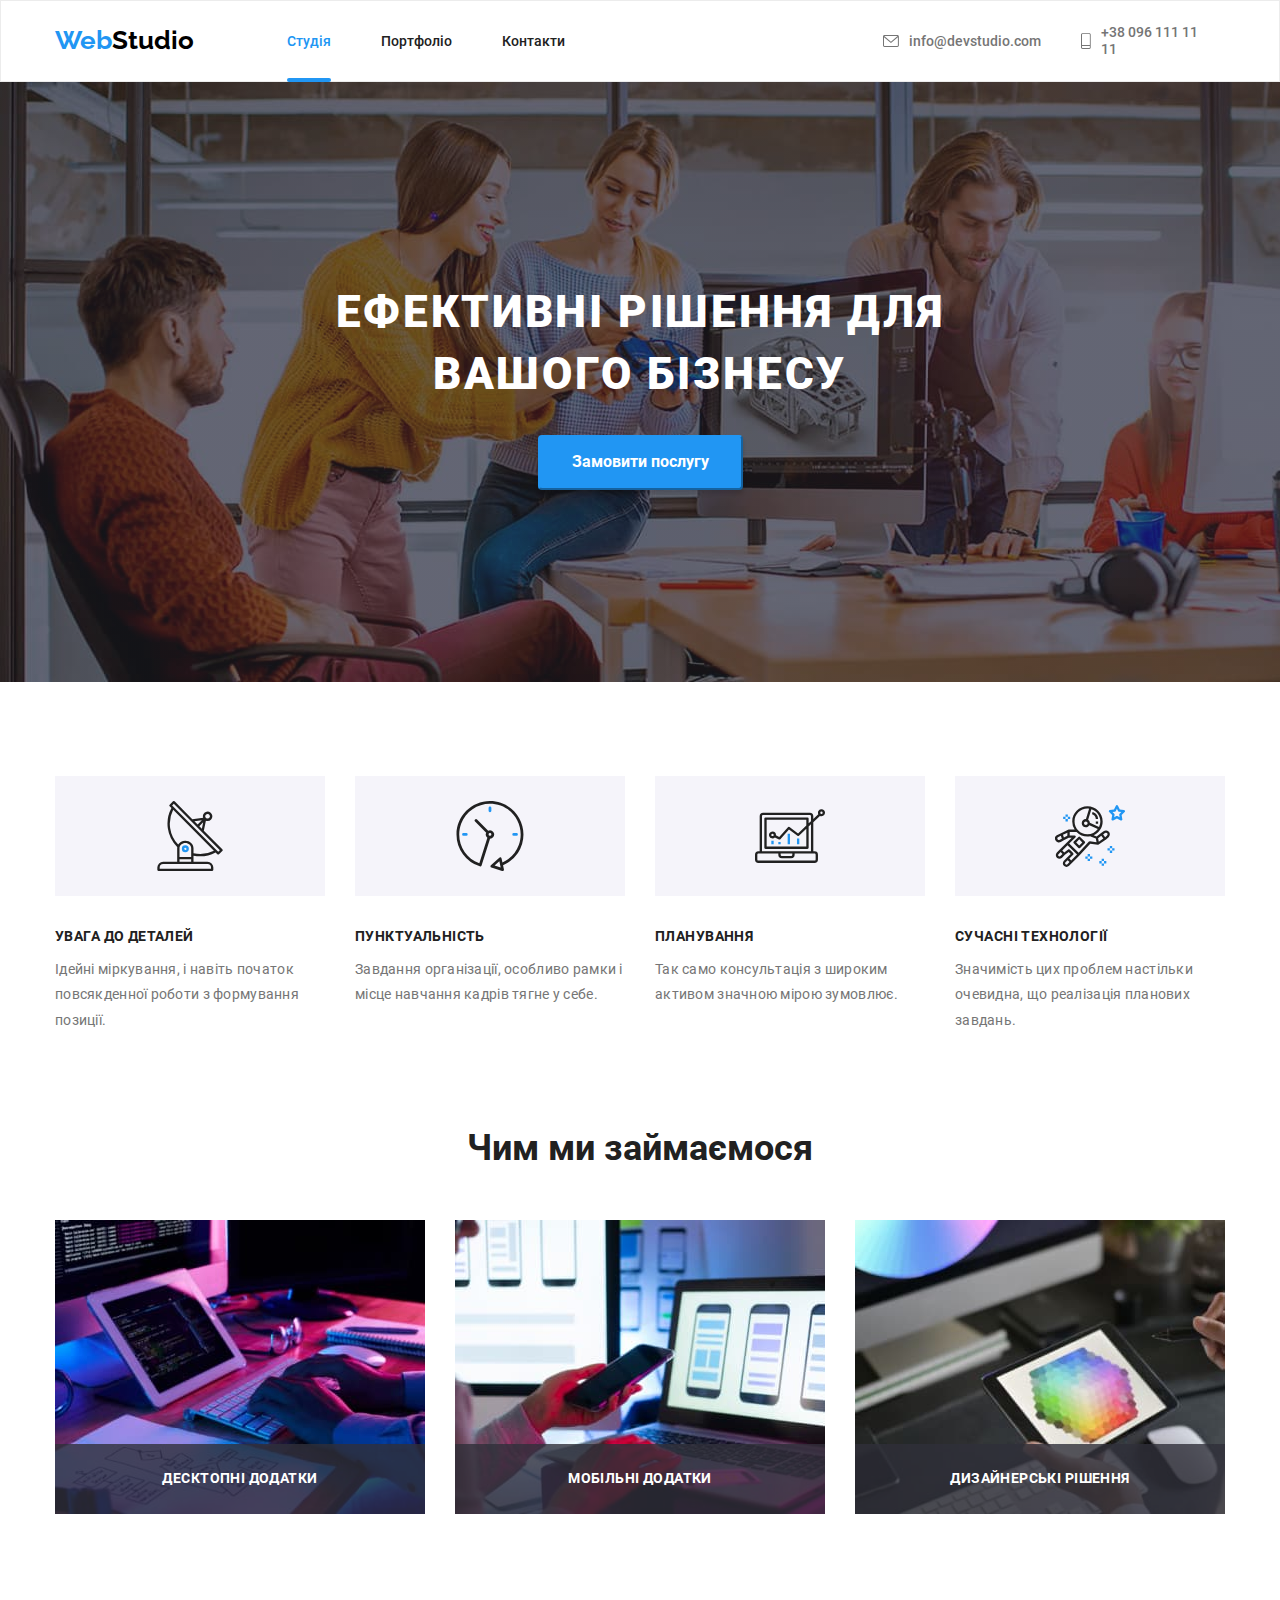
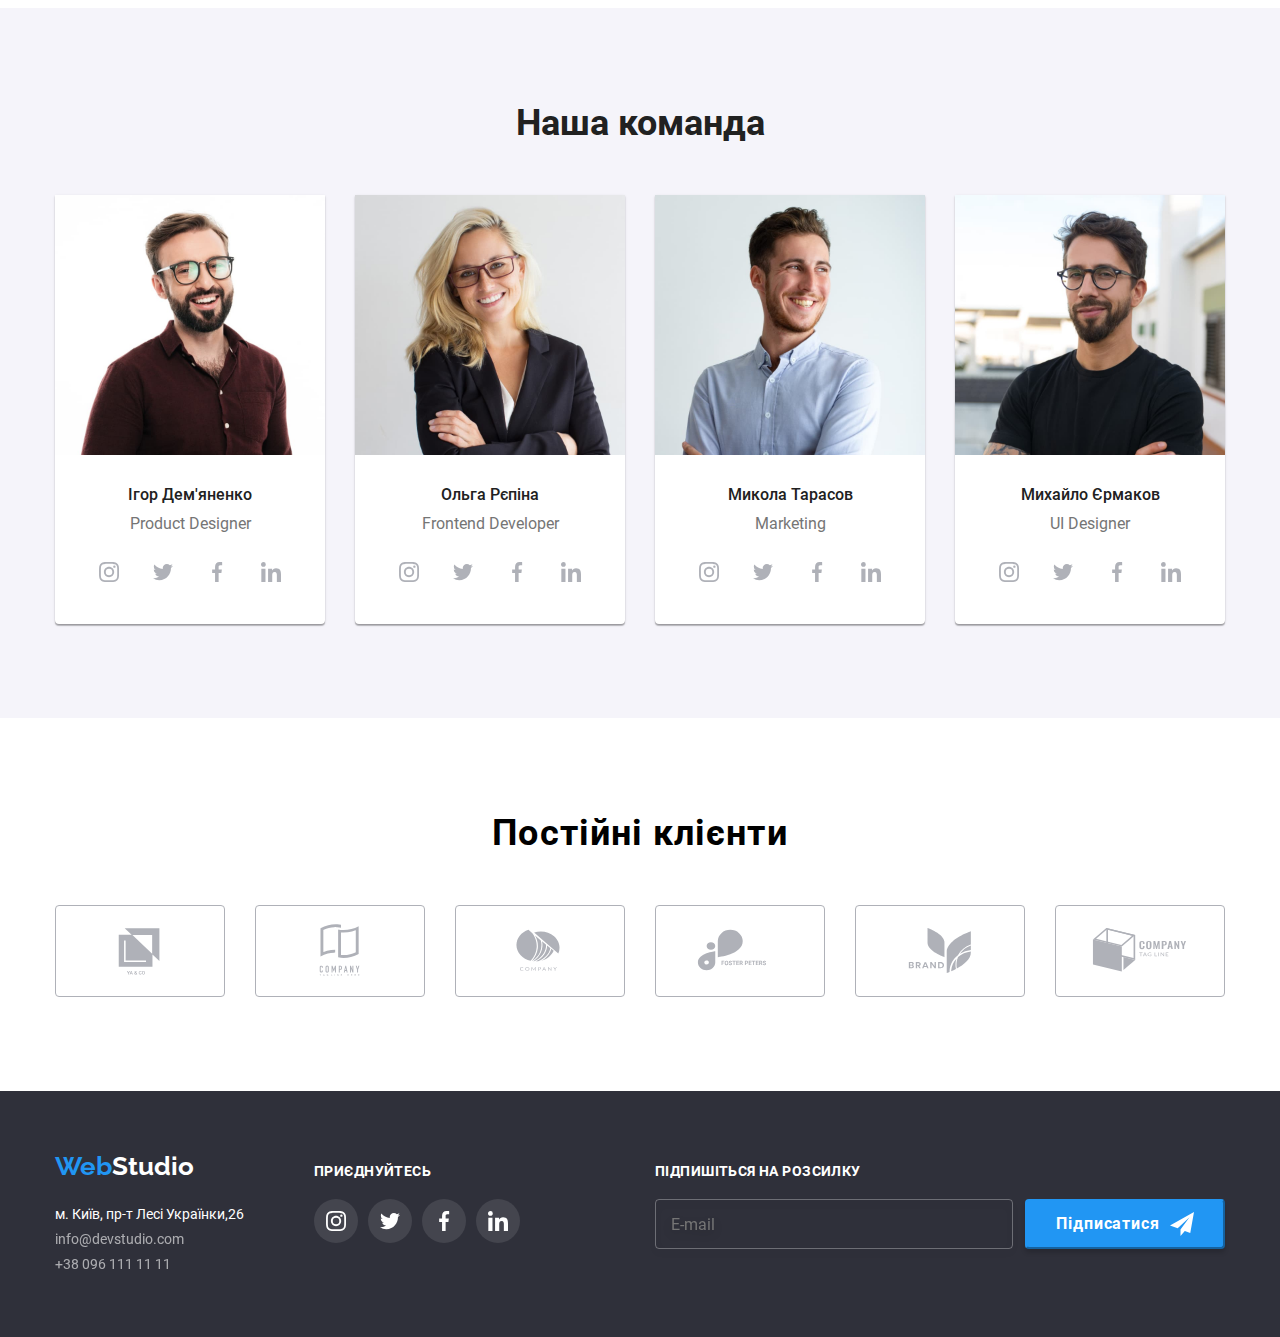
<file: index.html>
<!DOCTYPE html>
<html lang="uk">
<head>
  <meta charset="UTF-8">
  <meta http-equiv="X-UA-Compatible" content="IE=edge">
  <meta name="viewport" content="width=device-width, initial-scale=1.0">
  <title>Document</title>
  <link rel="stylesheet" href="https://cdn.jsdelivr.net/npm/modern-normalize@1.1.0/modern-normalize.min.css">
  <link rel="stylesheet" href="./css/main.min.css">
</head>
<body>
  <header class="header"> 
    <div class="container container__flex">
    <nav class="navigation">
      <a href="index.html" class="logo logo__header" >
        Web<span class="logo_dark">Studio</span></a>
      <ul class="site-nav">
        <li class="site-nav__list"> <a href="./index.html" class="site-nav__link site-nav__link_accent">Студія</a></li>
        <li class="site-nav__list"> <a href="./portfolio.html" class="site-nav__link">Портфоліо</a></li>
        <li class="site-nav__list"> <a href="" class="site-nav__link">Контакти</a></li>
      </ul>
    </nav>
    <ul class="auth-nav auth-nav__position">
      <li class="auth-nav__mail">
        <a href="mailto:info@devstudio.com" class="auth-nav__link">
          <svg aria-label="Імейл" class="auth-nav__icon" width="16px" height="12px">
        <use href="./images/SVG/symbol-defs.svg#icon-mail"></use>
        </svg>info@devstudio.com</a></li>
      <li class="auth-nav__tel">
        <a href="tell:+380961111111" class="auth-nav__link">
          <svg aria-label="Телефон" class="auth-nav__icon" width="10px" height="16px">
          <use href="./images/SVG/symbol-defs.svg#icon-phone"></use>
        </svg>+38 096 111 11 11</a></li>
    </ul>
  </div>
  </header>
  <main>
    <section class="main main__position">
      <div class="main__container">
    <h1 class="main__title">Ефективні рішення для вашого бізнесу</h1>
    <button type="button" class="button" data-modal-open>Замовити послугу</button>
      </div>
    </section>
  <section class="about-us about-us__position">
    <div class="container">
    <ul class="about-us__list"> 
    <li class="about-us__element">
      <div class="about-us__block">
      <svg width="70px" height="70px" aria-label="Антена">
      <use href="./images/SVG/symbol-defs.svg#icon-antenna"></use>
    </svg>
    </div>
      <h2 class="about-us__title">УВАГА ДО ДЕТАЛЕЙ</h2>
      <p class="about-us__description">Ідейні міркування, і навіть початок повсякденної роботи з формування позиції.</p>
    </li>
    <li class="about-us__element">
      <div class="about-us__block">
      <svg width="70px" height="70px" aria-label="Годинник">
        <use href="./images/SVG/symbol-defs.svg#icon-clock"></use>
      </svg>
    </div>
      <h2 class="about-us__title">ПУНКТУАЛЬНІСТЬ</h2>
      <p class="about-us__description">Завдання організації, особливо рамки і місце навчання кадрів тягне у себе.</p>
    </li>
    <li class="about-us__element">
      <div class="about-us__block">
      <svg width="70px" height="70px" aria-label="Діаграмма">
        <use href="./images/SVG/symbol-defs.svg#icon-diagram"></use>
      </svg>
    </div>
      <h2 class="about-us__title">ПЛАНУВАННЯ</h2>
      <p class="about-us__description">Так само консультація з широким активом значною мірою зумовлює.</p>
    </li>
    <li class="about-us__element">
      <div class="about-us__block">
      <svg width="70px" height="70px" aria-label="Астронавт">
        <use href="./images/SVG/symbol-defs.svg#icon-astronaut"></use>
      </svg>
    </div>
      <h2 class="about-us__title">СУЧАСНІ ТЕХНОЛОГІЇ</h2>
      <p class="about-us__description">Значимість цих проблем настільки очевидна, що реалізація планових завдань.</p>
    </li>
  </ul>
</div>
  </section>
  <section class="examples examples__position">
    <div class="container container__position_xmpls">
    <h2 class="examples__title">Чим ми займаємося</h2>
    <ul class="examples__list">
    <li class="examples__element">
      <img src="./images/about/img_1.jpg" alt="Розробка" width="370" height="294">
    <p class="examples__description">Десктопні додатки</p>
  </li>
    <li class="examples__element">
      <img src="./images/about/img_2.jpg" alt="Тестування" width="370" height="294">
    <p class="examples__description">Мобільні додатки</p>
</li>
    <li class="examples__element">
      <img src="./images/about/img_3.jpg" alt="Дизайн" width="370" height="294">
    <p class="examples__description">Дизайнерські рішення</p>
  </li>
    </ul>
  </div>
  </section>
  <section class="our-team our-team__paddings">
    <div class="container container__position_ourt">
    <h2 class="our-team__title">Наша команда</h2>
    <ul class="our-team__members">  
  <li class="our-team__list">
    <img src="./images/team/igor.jpg" alt="Ігор" width="270" height="260">
    <h3 class="our-team__names">Ігор Дем'яненко</h3>
    <p class="our-team__position">Product Designer</p>
    <ul class="our-team__logo">
      <li>
        <a href="https://www.instagram.com/" class="our-team__link">
      <svg width="20px" height="20px" aria-label="Інстаграм">
        <use href="./images/SVG/symbol-defs.svg#icon-instagram"></use>
      </svg>
    </a>
    </li>
    <li>
      <a href="https://twitter.com/" class="our-team__link">
      <svg width="20px" height="20px" aria-label="Твітер">
      <use href="./images/SVG/symbol-defs.svg#icon-twitter"></use>
    </svg>
  </a>
  </li>
    <li>
      <a href="https://www.facebook.com/" class="our-team__link">
      <svg width="20px" height="20px" aria-label="Фейсбук">
      <use href="./images/SVG/symbol-defs.svg#icon-facebook"></use>
    </svg>
  </a>
  </li>
    <li>
      <a href="https://www.linkedin.com/" class="our-team__link">
      <svg width="20px" height="20px" aria-label="Лінкедін">
      <use href="./images/SVG/symbol-defs.svg#icon-linkedin"></use>
    </svg>
  </a>
  </li>
</ul>
  </li>
  <li class="our-team__list">
    <img src="./images/team/olga.jpg" alt="Оля" width="270" height="260">
    <h3 class="our-team__names">Ольга Рєпіна</h3>
    <p class="our-team__position">Frontend Developer</p>
      <ul class="our-team__logo">
        <li>
          <a href="https://www.instagram.com/" class="our-team__link">
            <svg width="20px" height="20px" aria-label="Інстаграм">
              <use href="./images/SVG/symbol-defs.svg#icon-instagram"></use>
            </svg>
          </a>
        </li>
        <li>
          <a href="https://twitter.com/" class="our-team__link">
            <svg width="20px" height="20px" aria-label="Твітер">
              <use href="./images/SVG/symbol-defs.svg#icon-twitter"></use>
            </svg>
          </a>
        </li>
        <li>
          <a href="https://www.facebook.com/" class="our-team__link">
            <svg width="20px" height="20px" aria-label="Фейсбук">
              <use href="./images/SVG/symbol-defs.svg#icon-facebook"></use>
            </svg>
          </a>
        </li>
        <li>
          <a href="https://www.linkedin.com/" class="our-team__link">
            <svg width="20px" height="20px" aria-label="Лінкедін">
              <use href="./images/SVG/symbol-defs.svg#icon-linkedin"></use>
            </svg>
          </a>
        </li>
      </ul>
  </li>
  <li class="our-team__list">
    <img src="./images/team/kolya.jpg" alt="Микола" width="270" height="260">
    <h3 class="our-team__names">Микола Тарасов</h3>
    <p class="our-team__position">Marketing</p>
      <ul class="our-team__logo">
        <li>
          <a href="https://www.instagram.com/" class="our-team__link">
            <svg width="20px" height="20px" aria-label="Інстаграм">
              <use href="./images/SVG/symbol-defs.svg#icon-instagram"></use>
            </svg>
          </a>
        </li>
        <li>
          <a href="https://twitter.com/" class="our-team__link">
            <svg width="20px" height="20px" aria-label="Твітер">
              <use href="./images/SVG/symbol-defs.svg#icon-twitter"></use>
            </svg>
          </a>
        </li>
        <li>
          <a href="https://www.facebook.com/" class="our-team__link">
            <svg width="20px" height="20px" aria-label="Фейсбук">
              <use href="./images/SVG/symbol-defs.svg#icon-facebook"></use>
            </svg>
          </a>
        </li>
        <li>
          <a href="https://www.linkedin.com/" class="our-team__link">
            <svg width="20px" height="20px" aria-label="Лінкедін">
              <use href="./images/SVG/symbol-defs.svg#icon-linkedin"></use>
            </svg>
          </a>
        </li>
      </ul>
  </li>
  <li class="our-team__list">
    <img src="./images/team/mike.jpg" alt="Міша" width="270" height="260">
    <h3 class="our-team__names">Михайло Єрмаков</h3>
    <p class="our-team__position">UI Designer</p>
      <ul class="our-team__logo">
        <li>
          <a href="https://www.instagram.com/" class="our-team__link">
            <svg width="20px" height="20px" aria-label="Інстаграм">
              <use href="./images/SVG/symbol-defs.svg#icon-instagram"></use>
            </svg>
          </a>
        </li>
        <li>
          <a href="https://twitter.com/" class="our-team__link">
            <svg width="20px" height="20px" aria-label="Твітер">
              <use href="./images/SVG/symbol-defs.svg#icon-twitter"></use>
            </svg>
          </a>
        </li>
        <li>
          <a href="https://www.facebook.com/" class="our-team__link">
            <svg width="20px" height="20px" aria-label="Фейсбук">
              <use href="./images/SVG/symbol-defs.svg#icon-facebook"></use>
            </svg>
          </a>
        </li>
        <li>
          <a href="https://www.linkedin.com/" class="our-team__link">
            <svg width="20px" height="20px" aria-label="Лінкедін">
              <use href="./images/SVG/symbol-defs.svg#icon-linkedin"></use>
            </svg>
          </a>
        </li>
      </ul>
  </li>
</ul>
</div>
  </section>
  <section class="our-clients our-clients__position">
    <div class="container">
    <h2 class="our-clients__title">Постійні клієнти</h2>
    <ul class="our-clients__list">
    <li class="our-clients__example"><a href="http://www.yasolicitors.co.uk/" class="our-clients__link"> 
      <svg width="106px" height="60px" aria-label="Йа_и_ко">
        <use href="./images/SVG/symbol-defs.svg#icon-Logo_1">
        </use>
      </svg>
    </a>
  </li>
    <li class="our-clients__example"><a href="https://goit.ua/" class="our-clients__link">
      <svg width="106px" height="60px" aria-label="Гоу_айті">
      <use href="./images/SVG/symbol-defs.svg#icon-Logo_2">
      </use>
    </svg>
  </a>
</li>
    <li class="our-clients__example"><a href="https://goit.ua/" class="our-clients__link">
      <svg width="106px" height="60px" aria-label="Гоу_айті">
      <use href="./images/SVG/symbol-defs.svg#icon-Logo_3">
      </use>
    </svg>
  </a>
</li>
    <li class="our-clients__example"><a href="https://www.petersandfoster.com/" class="our-clients__link">
      <svg width="106px" height="60px" aria-label="Питерс_и_Фостер">
      <use href="./images/SVG/symbol-defs.svg#icon-Logo_4">
      </use>
    </svg>
  </a>
</li>
    <li class="our-clients__example"><a href="https://goit.ua/" class="our-clients__link">
      <svg width="106px" height="60px" aria-label="Гоу_айті">
      <use href="./images/SVG/symbol-defs.svg#icon-Logo_5">
      </use>
    </svg>
  </a>
  </li>
    <li class="our-clients__example"><a href="https://goit.ua/" class="our-clients__link">
      <svg width="106px" height="60px" aria-label="Гоу_айті">
      <use href="./images/SVG/symbol-defs.svg#icon-Logo_6">
      </use>
    </svg>
  </a>
  </li>
  </ul>
</div>
  </section>
  </main>
<footer class="footer footer__position">
  <div class="container container__position_foo">
    <div class="footer__contacts">
      <a href="index.html" class="logo logo__footer">
        Web<span class="logo_light">Studio</span></a>
          <address>
            <ul class="footer__list">
              <li><a class="footer__list_adress" target="_blank" href="https://goo.gl/maps/uGCBGbxVBMCukeLk7">м. Київ, пр-т Лесі Українки,26</a></li>
              <li><a class="footer__list_adress footer__list_adress-contacts" href="mailto:info@devstudio.com">info@devstudio.com</a></li>
              <li><a class="footer__list_adress footer__list_adress-contacts" href="tell:+380961111111">+38 096 111 11 11</a></li>
                </ul>
          </address>
    </div>
  <div class="invite invite__position">
    <h2 class="invite__title">приєднуйтесь</h2>
      <ul class="invite__list">
        <li>
          <a href="https://www.instagram.com/" class="invite__link">
            <svg width="20px" height="20px" aria-label="Інстаграм">
              <use href="./images/SVG/symbol-defs.svg#icon-instagram"></use>
                </svg>
                  </a>
                    </li>
        <li>
          <a href="https://twitter.com/" class="invite__link">
            <svg width="20px" height="20px" aria-label="Твітер">
              <use href="./images/SVG/symbol-defs.svg#icon-twitter"></use>
                </svg>
                  </a>
                    </li>
        <li>
          <a href="https://www.facebook.com/" class="invite__link">
            <svg width="20px" height="20px" aria-label="Фейсбук">
              <use href="./images/SVG/symbol-defs.svg#icon-facebook"></use>
                </svg>
                  </a>
                    </li>
        <li>
          <a href="https://www.linkedin.com/" class="invite__link">
            <svg width="20px" height="20px" aria-label="Лінкедін">
              <use href="./images/SVG/symbol-defs.svg#icon-linkedin"></use>
                </svg>
                  </a>
                    </li>
      </ul>
  </div>
  <div>
  <form class="invite-button">
    <label>
            <span class="invite-button__text">Підпишіться на розсилку</span>
            <input class="invite-button__input" name="Підписка" type="email" placeholder="E-mail" required>
        </label>
        <button type="submit" class="button invite-button__footer">
            Підписатися
            <svg width="24px" height="24px">
                <use href="./images/SVG/symbol-defs.svg#icon-send"></use></svg>
        </button>
      </form>
    </div>
    </div>
    </footer>
  <div class="backdrop backdrop__is-hidden" data-modal>
    <div class="modal">
      <button type="button" class="modal__btn-close" data-modal-close>
        <svg aria-label="Закрити вікно" width="18" height="18">
          <use href="./images/SVG/symbol-defs.svg#icon-close"></use>
        </svg>
      </button>
      <p class="modal__title">Залиште свої дані, ми вам передзвонимо</p>
        <form class="modal__form">
          <label class="modal__label">
            <span class="modal__span">Ім'я</span>
          </label>
          <div class="modal__svg">
            <input class="modal__input" name="Ім'я" type="text" required pattern="[a-zA-Zа-яА-ЯІіЇї']+">
          <svg aria-label="Персона" width="18px" height="18px" class="modal__svg-img">
            <use href="./images/SVG/symbol-defs.svg#icon-person"></use>
          </svg>
        </div>
        <label class="modal__label">
          <span class="modal__span">Телефон</span>
        </label>
          <div class="modal__svg">
          <input class="modal__input" name="Телефон" type="tel" required pattern="[0-9]{3}-[0-9]{3}-[0-9]{2}-[0-9]{2}" title="xxx-xxx-xx-xx">
          <svg aria-label="Телефон" width="18px" height="18px" class="modal__svg-img">
            <use href="./images/SVG/symbol-defs.svg#icon-phone-black"></use>
          </svg>
        </div>
        <label class="modal__label">
          <span class="modal__span">Пошта</span>
        </label>
          <div class="modal__svg">
          <input class="modal__input" name="Пошта" type="email" required>
          <svg aria-label="Лист" width="18px" height="18px" class="modal__svg-img">
            <use href="./images/SVG/symbol-defs.svg#icon-email"></use>
          </svg>
        </div>
        <label class="modal__label">
          <span class="modal__span">Коментар</span>
        <textarea class="modal__textarea" name="Коментар" placeholder="Введіть текст"></textarea>
      </label>
      <label class="modal__label modal__label_checkbox">
        <input class="modal__input-checkbox" type="checkbox" name="Умови договору" required>
        <svg class="modal__svg-border" width="16px" height="15px">
          <use href="./images/SVG/symbol-defs.svg#icon-Vector"></use>
        </svg>
        <svg class="modal__svg-focus" width="16px" height="15px">
          <use href="./images/SVG/symbol-defs.svg#icon-check"></use>
        </svg>
        <span class="modal__span-checkbox">Погоджуюся з розсилкою та приймаю&nbsp;</span>  
        <a class="modal__link" href="">Умови договору</a>
      </label>
      <button type="submit" class="button modal__button_send">Відправити</button>
        </form>
  </div>
  </div>
  <script src="./javascript/modal.js"></script>
</body>
</html>
</file>
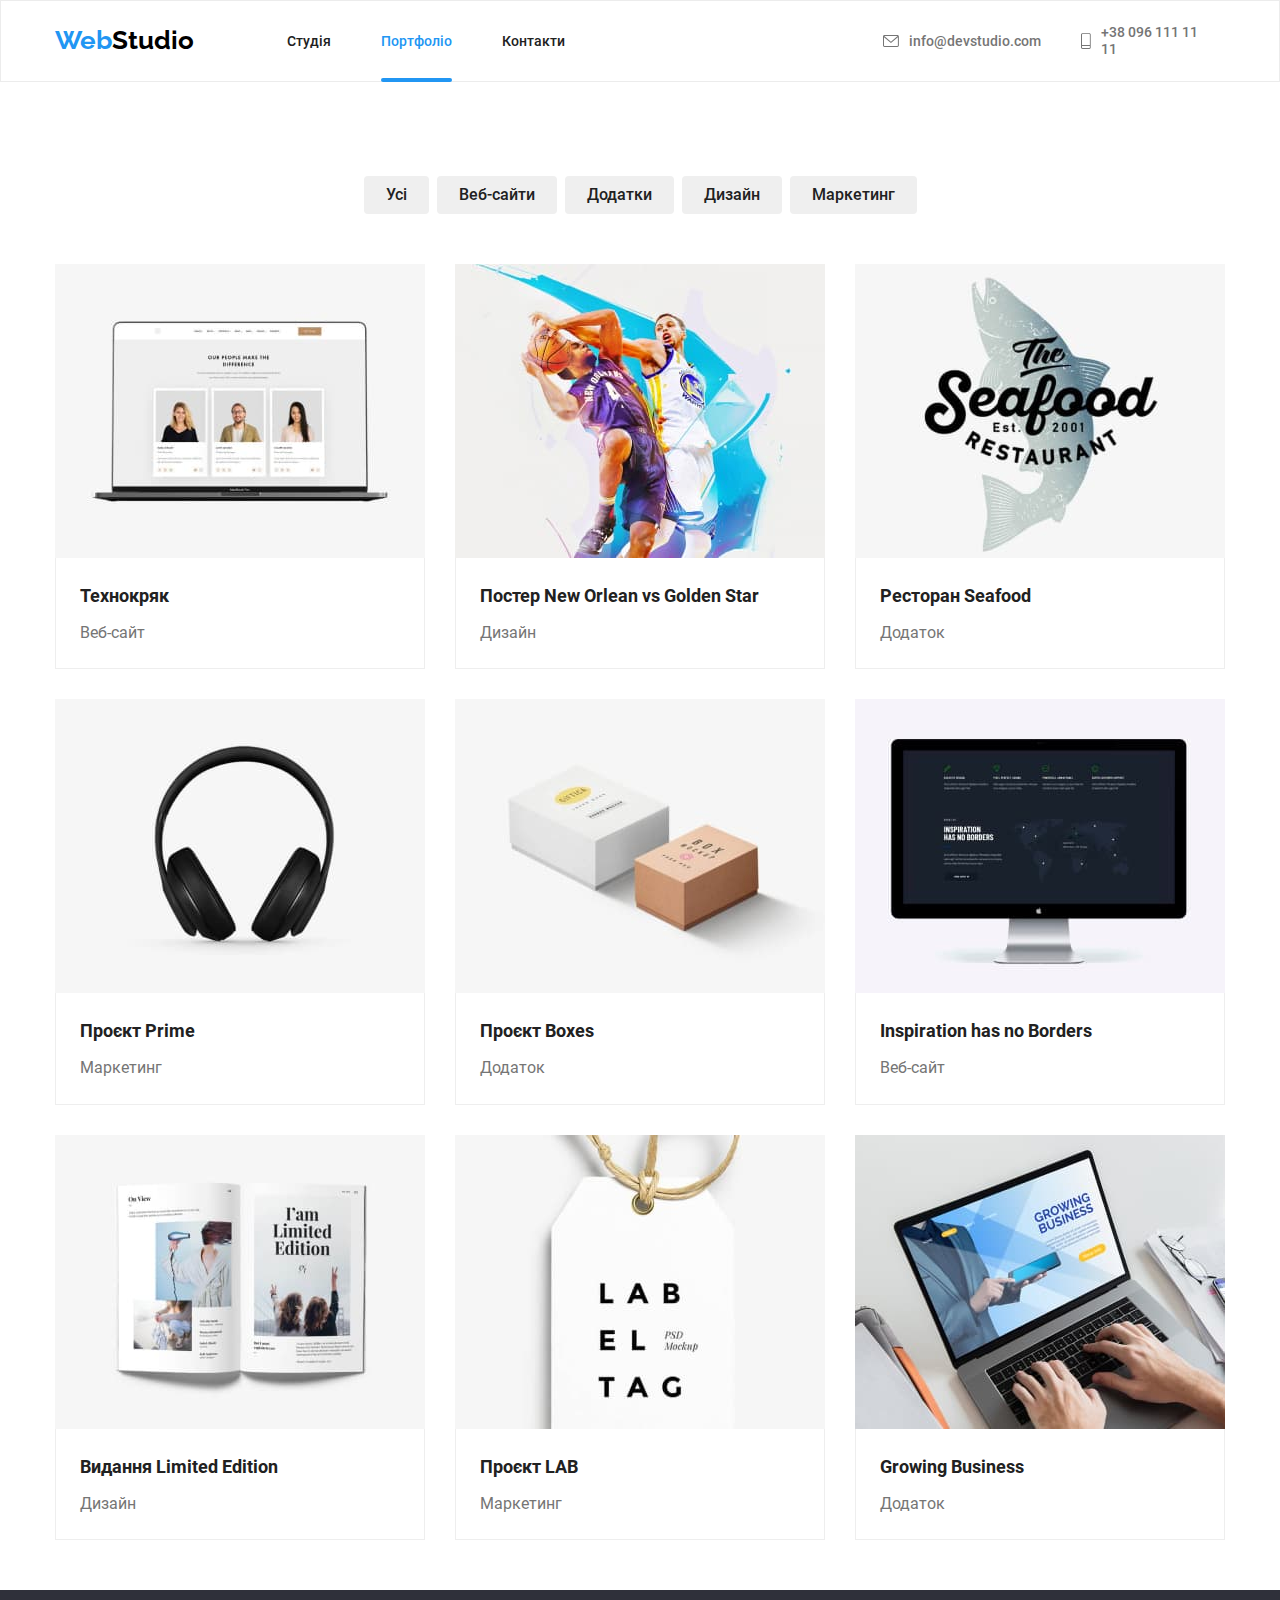
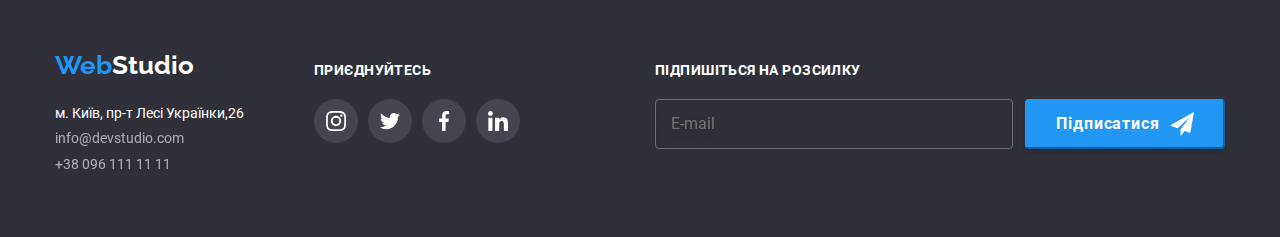
<file: portfolio.html>
<!DOCTYPE html>
<html lang="uk">
<head>
    <meta charset="UTF-8">
    <meta http-equiv="X-UA-Compatible" content="IE=edge">
    <meta name="viewport" content="width=device-width, initial-scale=1.0">
    <title>Document</title>
    <link rel="stylesheet" href="https://cdn.jsdelivr.net/npm/modern-normalize@1.1.0/modern-normalize.min.css">
    <link rel="stylesheet" href="./css/main.min.css">
</head>
<body>
  <header class="header">
    <div class="container container__flex">
      <nav class="navigation">
        <a href="index.html" class="logo logo__header">
          Web<span class="logo_dark">Studio</span></a>
        <ul class="site-nav">
          <li class="site-nav__list"> <a href="./index.html" class="site-nav__link">Студія</a></li>
          <li class="site-nav__list"> <a href="./portfolio.html" class="site-nav__link site-nav__link_accent">Портфоліо</a></li>
          <li class="site-nav__list"> <a href="" class="site-nav__link">Контакти</a></li>
        </ul>
      </nav>
      <ul class="auth-nav auth-nav__position">
        <li class="auth-nav__mail">
          <a href="mailto:info@devstudio.com" class="auth-nav__link">
            <svg aria-label="Імейл" class="auth-nav__icon" width="16px" height="12px">
              <use href="./images/SVG/symbol-defs.svg#icon-mail"></use>
            </svg>info@devstudio.com</a>
        </li>
        <li class="auth-nav__tel">
          <a href="tell:+380961111111" class="auth-nav__link">
            <svg aria-label="Телефон" class="auth-nav__icon" width="10px" height="16px">
              <use href="./images/SVG/symbol-defs.svg#icon-phone"></use>
            </svg>+38 096 111 11 11</a>
        </li>
      </ul>
    </div>
  </header>
<main>
    <section class="buttons buttons__position">
    <div class="container buttons__container">
        <h1 class="buttons__title">Портфоліо</h1>
    <ul class="buttons__description">
        <li class="buttons__list">
<button type="button" class="buttons__description-buttons">Усі</button>
        </li>
        <li class="buttons__list">
<button type="button" class="buttons__description-buttons">Веб-сайти</button>
        </li>
        <li class="buttons__list">
<button type="button" class="buttons__description-buttons">Додатки</button>
        </li>
        <li class="buttons__list">
<button type="button" class="buttons__description-buttons">Дизайн</button>
        </li>
        <li class="buttons__list">
<button type="button" class="buttons__description-buttons">Маркетинг</button>
    </ul>
<ul class="our-projects">
        <li class="our-projects__list">
            <a href="" class="our-projects__link">
            <div class="our-projects__img">
            <img src="./images/portfolio/img_7.jpg" alt="Ноутбук" width="370" height="294">
            <p class="our-projects__about">Ресурс пропонує комплексні пропозиції з різним рівнем функціоналу та сервісів. Все це дозволить відвідувачу отримати вичерпні відомості про компанію чи приватну особу.</p>
            </div>
            <div class="our-projects__block">
            <h2 class="our-projects__title">Технокряк</h2>
            <p class="our-projects__description">Веб-сайт</p>
        </div>
    </a>
        </li>
        <li class="our-projects__list">
            <a href="" class="our-projects__link">
            <div class="our-projects__img">
            <img src="./images/portfolio/img_8.jpg" alt="Спорт" width="370" height="294">
            <p class="our-projects__about">Ресурс пропонує комплексні пропозиції з різним рівнем функціоналу та сервісів. Все це дозволить відвідувачу отримати вичерпні відомості про компанію чи приватну особу.</p>
            </div>
            <div class="our-projects__block">
            <h2 class="our-projects__title">Постер New Orlean vs Golden Star</h2>
            <p class="our-projects__description">Дизайн</p>
        </div>
    </a>
        </li>
        <li class="our-projects__list">
            <a href="" class="our-projects__link">
            <div class="our-projects__img">
            <img src="./images/portfolio/img_9.jpg" alt="Ресторан" width="370" height="294">
            <p class="our-projects__about">Ресурс пропонує комплексні пропозиції з різним рівнем функціоналу та сервісів. Все це дозволить відвідувачу отримати вичерпні відомості про компанію чи приватну особу.</p>
            </div>
            <div class="our-projects__block">
            <h2 class="our-projects__title">Ресторан Seafood</h2>
            <p class="our-projects__description">Додаток</p>
        </div>
    </a>
        </li>
        <li class="our-projects__list">
            <a href="" class="our-projects__link">
            <div class="our-projects__img">
            <img src="./images/portfolio/img_10.jpg" alt="Навушники" width="370" height="294">
            <p class="our-projects__about">Ресурс пропонує комплексні пропозиції з різним рівнем функціоналу та сервісів. Все це дозволить відвідувачу отримати вичерпні відомості про компанію чи приватну особу.</p>
            </div>
            <div class="our-projects__block">
            <h2 class="our-projects__title">Проєкт Prime</h2>
            <p class="our-projects__description">Маркетинг</p>
        </div>
    </a>
        </li>
        <li class="our-projects__list">
            <a href="" class="our-projects__link">
            <div class="our-projects__img">
            <img src="./images/portfolio/img_11.jpg" alt="Коробки" width="370" height="294">
            <p class="our-projects__about">Ресурс пропонує комплексні пропозиції з різним рівнем функціоналу та сервісів. Все це дозволить відвідувачу отримати вичерпні відомості про компанію чи приватну особу.</p>
            </div>
            <div class="our-projects__block">
            <h2 class="our-projects__title">Проєкт Boxes</h2>
            <p class="our-projects__description">Додаток</p>
        </div>
    </a>
        </li>
        <li class="our-projects__list">
            <a href="" class="our-projects__link">
            <div class="our-projects__img">
            <img src="./images/portfolio/img_12.jpg" alt="Монітор" width="370" height="294">
            <p class="our-projects__about">Ресурс пропонує комплексні пропозиції з різним рівнем функціоналу та сервісів. Все це дозволить відвідувачу отримати вичерпні відомості про компанію чи приватну особу.</p>
            </div>
            <div class="our-projects__block">
            <h2 class="our-projects__title">Inspiration has no Borders</h2>
            <p class="our-projects__description">Веб-сайт</p>
        </div>
    </a>
        </li>
        <li class="our-projects__list"> 
            <a href="" class="our-projects__link">
            <div class="our-projects__img">
            <img src="./images/portfolio/img_13.jpg" alt="Книга" width="370" height="294">
            <p class="our-projects__about">Ресурс пропонує комплексні пропозиції з різним рівнем функціоналу та сервісів. Все це дозволить відвідувачу отримати вичерпні відомості про компанію чи приватну особу.</p>
            </div>
            <div class="our-projects__block">
            <h2 class="our-projects__title">Видання Limited Edition</h2>
            <p class="our-projects__description">Дизайн</p>
        </div>
    </a>
        </li>
        <li class="our-projects__list">
            <a href="" class="our-projects__link">
            <div class="our-projects__img">
            <img src="./images/portfolio/img_14.jpg" alt="Стікер" width="370" height="294">
            <p class="our-projects__about">Ресурс пропонує комплексні пропозиції з різним рівнем функціоналу та сервісів. Все це дозволить відвідувачу отримати вичерпні відомості про компанію чи приватну особу.</p>
            </div>
            <div class="our-projects__block">
            <h2 class="our-projects__title">Проєкт LAB</h2>
            <p class="our-projects__description">Маркетинг</p>
        </div>
    </a>
        </li>
        <li class="our-projects__list">
            <a href="" class="our-projects__link">
            <div class="our-projects__img">
            <img src="./images/portfolio/img_15.jpg" alt="Бізнес" width="370" height="294">
            <p class="our-projects__about">Ресурс пропонує комплексні пропозиції з різним рівнем функціоналу та сервісів. Все це дозволить відвідувачу отримати вичерпні відомості про компанію чи приватну особу.</p>
            </div>
            <div class="our-projects__block">
            <h2 class="our-projects__title">Growing Business</h2>
            <p class="our-projects__description">Додаток</p>
        </div>
    </a>
        </li>
    </ul>
</div>
</section>
</main>
<footer class="footer footer__position">
  <div class="container container__position_foo">
    <div class="footer__contacts">
      <a href="index.html" class="logo logo__footer">
        Web<span class="logo_light">Studio</span></a>
      <address>
        <ul class="footer__list">
          <li><a class="footer__list_adress" target="_blank" href="https://goo.gl/maps/uGCBGbxVBMCukeLk7">м. Київ, пр-т
              Лесі Українки,26</a></li>
          <li><a class="footer__list_adress footer__list_adress-contacts"
              href="mailto:info@devstudio.com">info@devstudio.com</a></li>
          <li><a class="footer__list_adress footer__list_adress-contacts" href="tell:+380961111111">+38 096 111 11
              11</a></li>
        </ul>
      </address>
    </div>
    <div class="invite invite__position">
      <h2 class="invite__title">приєднуйтесь</h2>
      <ul class="invite__list">
        <li>
          <a href="https://www.instagram.com/" class="invite__link">
            <svg width="20px" height="20px" aria-label="Інстаграм">
              <use href="./images/SVG/symbol-defs.svg#icon-instagram"></use>
            </svg>
          </a>
        </li>
        <li>
          <a href="https://twitter.com/" class="invite__link">
            <svg width="20px" height="20px" aria-label="Твітер">
              <use href="./images/SVG/symbol-defs.svg#icon-twitter"></use>
            </svg>
          </a>
        </li>
        <li>
          <a href="https://www.facebook.com/" class="invite__link">
            <svg width="20px" height="20px" aria-label="Фейсбук">
              <use href="./images/SVG/symbol-defs.svg#icon-facebook"></use>
            </svg>
          </a>
        </li>
        <li>
          <a href="https://www.linkedin.com/" class="invite__link">
            <svg width="20px" height="20px" aria-label="Лінкедін">
              <use href="./images/SVG/symbol-defs.svg#icon-linkedin"></use>
            </svg>
          </a>
        </li>
      </ul>
    </div>
    <div>
      <form class="invite-button">
        <label>
          <span class="invite-button__text">Підпишіться на розсилку</span>
          <input class="invite-button__input" name="Підписка" type="email" placeholder="E-mail" required>
        </label>
        <button type="submit" class="button invite-button__footer">
          Підписатися
          <svg width="24px" height="24px">
            <use href="./images/SVG/symbol-defs.svg#icon-send"></use>
          </svg>
        </button>
      </form>
    </div>
  </div>
</footer>
</body>
</file>
<file: css/main.min.css>
:root{--logo-span: #000000;--buttons-links: #2196F3;--title-color: #212121;--txt-about: #757575;--adress-color: #FFFFFF;--buttons-bg: #F5F4FA;--background-color: #2F303A;--link-active: red;--border-color: #EEEEEE;--border-header-color: #ECECEC;--bg-main: #C4C4C4;--clients-border: #AFB1B8;--color-blue-two: #188CE8}@font-face{font-family:"Raleway";font-style:normal;font-weight:700;src:local("Raleway"),url("../fonts/raleway700/raleway-v28-latin_cyrillic-700.woff2") format("woff2"),url("../fonts/raleway700/raleway-v28-latin_cyrillic-700.woff") format("woff")}@font-face{font-family:"Roboto";font-style:normal;font-weight:400;src:local("Roboto"),url("../fonts/roboto400/roboto-v30-latin_cyrillic-regular.woff2") format("woff2"),url("../fonts/roboto400/roboto-v30-latin_cyrillic-regular.woff") format("woff")}@font-face{font-family:"Roboto";font-style:normal;font-weight:500;src:local("Roboto"),url("../fonts/roboto500/roboto-v30-latin_cyrillic-500.woff2") format("woff2"),url("../fonts/roboto500/roboto-v30-latin_cyrillic-500.woff") format("woff")}@font-face{font-family:"Roboto";font-style:normal;font-weight:700;src:local("Roboto"),url("../fonts/roboto700/roboto-v30-latin_cyrillic-700.woff2") format("woff2"),url("../fonts/roboto700/roboto-v30-latin_cyrillic-700.woff") format("woff")}@font-face{font-family:"Roboto";font-style:normal;font-weight:900;src:local("Roboto"),url("../fonts/roboto900/roboto-v30-latin_cyrillic-900.woff2") format("woff2"),url("../fonts/roboto900/roboto-v30-latin_cyrillic-900.woff") format("woff")}.backdrop__is-hidden{visibility:hidden;opacity:0;pointer-events:none}body{font-family:Roboto,sans-serif;color:var(--logo-span)}h1,h2,h3,h4,p{margin-top:0;margin-bottom:0}img{display:block;max-width:100%;height:auto}button,a{cursor:pointer}li{list-style-type:none}a{text-decoration:none}ul,ol{margin-top:0;margin-bottom:0;padding-left:0}.container{width:1200px;margin-left:auto;margin-right:auto;padding-left:15px;padding-right:15px}.button{display:flex;align-items:center;justify-content:center;font-weight:700;font-size:16px;line-height:1.9;color:var(--adress-color);border-radius:4px;padding-top:10px;padding-bottom:10px;padding-left:32px;padding-right:32px;border-color:var(--buttons-links);background-color:var(--buttons-links);box-shadow:0px 4px 4px rgba(0,0,0,.15)}.logo{font-family:Raleway,sans-serif;font-weight:700;font-size:26px;line-height:1.2;color:var(--buttons-links)}.backdrop{position:fixed;top:0;left:0;width:100%;height:100%;background-color:rgba(0,0,0,.2);z-index:100;transition:opacity 250ms cubic-bezier(0.4, 0, 0.2, 1),visibility 250ms cubic-bezier(0.4, 0, 0.2, 1)}.modal{padding:40px;position:absolute;top:50%;left:50%;transform:translate(-50%, -50%);width:528px;background-color:var(--adress-color);box-shadow:0px 1px 3px rgba(0,0,0,.12),0px 1px 1px rgba(0,0,0,.14),0px 2px 1px rgba(0,0,0,.2);border-radius:4px}.modal__btn-close{display:flex;align-items:center;justify-content:center;position:absolute;top:8px;right:8px;width:30px;height:30px;background-color:var(--adress-color);border:1px solid rgba(0,0,0,.1);border-radius:50%;transition:fill 250ms cubic-bezier(0.4, 0, 0.2, 1)}.modal__title{margin-bottom:12px;font-weight:700;font-size:20px;line-height:1.1;text-align:center;letter-spacing:.03em;color:var(--title-color)}.modal__form{display:flex;flex-direction:column;text-align:center}.modal__btn-close:hover{fill:var(--buttons-links)}.modal__span{display:block;text-align:left;margin-bottom:4px;font-size:12px;line-height:1.2;letter-spacing:.01em;color:var(--txt-about)}.modal__input{outline:none;width:100%;height:40px;padding-left:42px;border:1px solid rgba(33,33,33,.2);border-radius:4px;transition:border-color 250ms cubic-bezier(0.4, 0, 0.2, 1)}.modal__textarea{margin-bottom:20px;outline:none;width:100%;height:120px;border:1px solid rgba(33,33,33,.2);border-radius:4px;padding:12px 16px;resize:none;transition:border 250ms cubic-bezier(0.4, 0, 0.2, 1),border-radius 250ms cubic-bezier(0.4, 0, 0.2, 1)}.modal__textarea::placeholder{font-size:12px;line-height:1.2;letter-spacing:.01em;color:rgba(117,117,117,.5)}.modal__textarea:focus{border-color:var(--buttons-links)}.modal__svg{position:relative;margin-bottom:10px}.modal__svg-img{position:absolute;top:50%;left:12px;transform:translateY(-50%);fill:var(--title-color);transition:fill 250ms cubic-bezier(0.4, 0, 0.2, 1)}.modal__input-checkbox{appearance:none}.modal__link{text-decoration:underline;font-size:14px;line-height:1.8;letter-spacing:.03em;color:var(--buttons-links)}.modal__label_checkbox{display:flex;align-items:center;justify-content:center;margin-bottom:0}.modal__span-checkbox{font-size:14px;line-height:1.8;letter-spacing:.03em;color:var(--txt-about)}.modal__button_send{padding-left:52px;padding-right:52px;margin:auto;margin-top:30px;width:200px;height:50px;letter-spacing:.06em;transition:background-color 250ms cubic-bezier(0.4, 0, 0.2, 1)}.modal__button:hover{background-color:var(--color-blue-two)}.modal__input:focus{border:1px solid var(--buttons-links);border-radius:4px}.modal__input:focus+.modal__svg-img{fill:var(--buttons-links)}.modal__svg-border{cursor:pointer;margin-right:9px}.modal__svg-focus{display:none;cursor:pointer;margin-right:9px}.modal__input-checkbox:checked+.modal__svg-border{display:none}.modal__input-checkbox:checked~.modal__svg-focus{display:inline-block}.header{border:1px solid var(--border-header-color)}.container__flex{display:flex;align-items:center}.navigation{display:flex;align-items:center}.logo__header{margin-right:93px;padding-top:24px;padding-bottom:25px}.logo_dark{color:var(--logo-span)}.site-nav{align-items:center;display:flex}.site-nav__link{position:relative;font-weight:500;font-size:14px;line-height:1.2;color:var(--title-color);align-items:center;transition:color 250ms cubic-bezier(0.4, 0, 0.2, 1)}.site-nav__link:hover,.site-nav :focus{color:var(--buttons-links)}.site-nav__nav_list:not(:last-child){margin-right:50px}.site-nav__list:not(:last-child){margin-right:50px}.site-nav__link_accent::after{content:"";display:block;width:100%;height:4px;background-color:var(--buttons-links);border-radius:2px;position:absolute;margin-top:28px}.site-nav__link_accent{color:var(--buttons-links)}.auth-nav{display:flex;align-items:center;justify-content:flex-end}.auth-nav__position{margin-left:318px}.auth-nav__link:hover,.auth-nav :focus{color:var(--buttons-links);fill:var(--buttons-links)}.auth-nav__link{display:flex;font-weight:500;font-size:14px;line-height:1.2;color:var(--txt-about);align-items:center;margin-right:10px;transition:color 250ms cubic-bezier(0.4, 0, 0.2, 1),fill 250ms cubic-bezier(0.4, 0, 0.2, 1)}.auth-nav__icon{margin-right:10px;fill:currentColor}.auth-nav__tel{margin-left:30px}.main{background-color:var(--bg-main);background-repeat:no-repeat;background-image:linear-gradient(rgba(47, 48, 58, 0.4), rgba(47, 48, 58, 0.4)),url(../images/about/bgtitle.jpg);background-size:cover;max-width:1600px;height:600px;margin:0 auto}.main__position{padding-bottom:200px;padding-top:200px}.main__container{display:flex;flex-direction:column;align-items:center;text-align:center}.main__title{width:696px;margin-bottom:30px;text-transform:uppercase;font-weight:900;font-size:44px;letter-spacing:.06em;line-height:1.4;color:var(--adress-color)}.about-us__position{padding-top:94px}.about-us__list{display:flex}.about-us__block{width:270px;height:120px;display:flex;align-items:center;justify-content:center;margin-bottom:30px;background-color:var(--buttons-bg)}.about-us__title{margin-bottom:10px;font-weight:700;font-size:14px;line-height:1.5;color:var(--title-color);letter-spacing:.03em}.about-us__element:not(:last-child){margin-right:30px}.about-us__description{font-size:14px;line-height:1.8;color:var(--txt-about);letter-spacing:.02em}.examples__position{padding-top:94px;padding-bottom:94px}.examples__list{display:flex}.examples__title{font-weight:700;font-size:36px;line-height:1.2;color:var(--title-color);margin-bottom:50px}.examples__element{position:relative}.examples__element:not(:last-child){margin-right:30px}.examples__description{display:flex;align-items:center;justify-content:center;position:absolute;bottom:0;width:100%;height:70px;background-color:rgba(47,48,58,.8);font-weight:700;font-size:14px;line-height:1.1;text-align:center;letter-spacing:.03em;text-transform:uppercase;color:var(--adress-color)}.container__position_xmpls{display:flex;flex-direction:column;text-align:center}.our-team{background-color:var(--buttons-bg)}.our-team__paddings{padding-top:94px;padding-bottom:94px}.our-team__logo{display:flex;gap:10px;padding-bottom:30px;justify-content:center}.our-team__link{display:flex;align-items:center;justify-content:center;fill:var(--clients-border);width:44px;height:44px;border-radius:50%;transition:background-color 250ms cubic-bezier(0.4, 0, 0.2, 1)}.our-team__link:hover,.our-team :focus{fill:var(--adress-color);background-color:var(--buttons-links)}.our-team__title{font-weight:700;font-size:36px;line-height:1.2;color:var(--title-color);margin-bottom:50px;text-align:center}.our-team__title{font-weight:700;font-size:36px;line-height:1.2;color:var(--title-color);margin-bottom:50px;text-align:center}.our-team__names{font-weight:500;font-size:16px;line-height:1.2;color:var(--title-color);padding-top:30px;margin-bottom:10px;text-align:center}.our-team__position{font-size:16px;line-height:1.2;color:var(--txt-about);margin-bottom:16px;text-align:center}.our-team__members{display:flex}.our-team__list:not(:last-child){margin-right:30px}.our-team__list{background-color:var(--adress-color);box-shadow:0px 1px 3px rgba(0,0,0,.12),0px 1px 1px rgba(0,0,0,.14),0px 2px 1px rgba(0,0,0,.2);border-radius:0px 0px 4px 4px}.container__position_ourt{display:flex;flex-direction:column}.our-clients__position{padding-top:94px;padding-bottom:94px}.our-clients__title{margin-bottom:50px;font-weight:700;font-size:36px;line-height:1.2;letter-spacing:.03em;text-align:center}.our-clients__list{display:flex;gap:30px}.our-clients__link{width:170px;height:92px;display:flex;align-items:center;justify-content:center;border:1px solid var(--clients-border);border-radius:4px;fill:#afb1b8;transition:fill 250ms cubic-bezier(0.4, 0, 0.2, 1),border-color 250ms cubic-bezier(0.4, 0, 0.2, 1)}.our-clients__link:hover,.our-clients :focus{fill:var(--buttons-links);border-color:var(--buttons-links)}.footer{background-color:var(--background-color)}.footer__position{padding-top:60px;padding-bottom:60px}.footer__contacts{display:flex;flex-direction:column}.footer__footer{margin-bottom:20px}.footer__list_adress{font-style:normal;font-size:14px;line-height:1.8;color:var(--adress-color);transition:color 250ms cubic-bezier(0.4, 0, 0.2, 1)}.footer__list_adress-contacts{font-size:14px;line-height:1.8;color:var(--adress-color);opacity:60%}.footer__list_adress:hover,.footer :focus{color:var(--buttons-links)}.container__position_foo{display:flex;align-items:flex-start}.logo__footer{margin-bottom:20px}.logo_light{color:var(--adress-color)}.invite{display:flex;flex-direction:column}.invite__position{margin-left:70px;margin-right:auto}.invite__title{font-weight:700;font-size:14px;line-height:1.2;letter-spacing:.03em;text-transform:uppercase;color:var(--adress-color);padding-top:12px;margin-bottom:20px}.invite__list{padding-bottom:0;display:flex;gap:10px;padding-bottom:30px;justify-content:center}.invite__link{display:flex;align-items:center;justify-content:center;width:44px;height:44px;border-radius:50%;background:rgba(255,255,255,.1);fill:var(--adress-color);transition:background-color 250ms cubic-bezier(0.4, 0, 0.2, 1)}.invite__link:hover,.invite :focus{background-color:var(--buttons-links)}.invite-button{display:flex;align-items:flex-end}.invite-button__text{display:block;font-weight:700;font-size:14px;line-height:1.2;letter-spacing:.03em;text-transform:uppercase;color:var(--adress-color);margin-bottom:20px;margin-top:12px}.invite-button__input{width:358px;height:50px;border:1px solid rgba(255,255,255,.3);filter:drop-shadow(0px 4px 4px rgba(0, 0, 0, 0.15));border-radius:4px;outline:none;background-color:rgba(0,0,0,0);margin-right:12px;padding:15px;color:var(--adress-color)}.invite-button__footer{width:200px;height:50px;letter-spacing:.06em;display:flex;align-items:center;padding:0 28px;gap:10px}.buttons__description-buttons:hover,.buttons :focus{box-shadow:0px 3px 1px rgba(0,0,0,.1),0px 1px 2px rgba(0,0,0,.08),0px 2px 2px rgba(0,0,0,.12);background-color:var(--buttons-links);color:var(--adress-color)}.buttons__position{padding-top:94px;padding-bottom:50px}.buttons__description-buttons{font-weight:500;font-size:16px;line-height:1.6;color:var(--title-color);border-radius:4px;border:none;transition:box-shadow 250ms cubic-bezier(0.4, 0, 0.2, 1),color 250ms cubic-bezier(0.4, 0, 0.2, 1),background-color 250ms cubic-bezier(0.4, 0, 0.2, 1);padding-top:6px;padding-bottom:6px;padding-right:22px;padding-left:22px}.buttons__container{display:flex;flex-direction:column}.buttons__title{display:none}.buttons__description{display:flex;justify-content:center;margin-bottom:50px}.buttons__list:not(:last-child){margin-right:8px}.our-projects{display:flex;flex-wrap:wrap}.our-projects__block{border-bottom:1px solid var(--border-color);border-left:1px solid var(--border-color);border-right:1px solid var(--border-color);padding-left:24px;padding-right:24px;padding-bottom:20px;padding-top:20px}.our-projects__link{display:block;transition:box-shadow 250ms cubic-bezier(0.4, 0, 0.2, 1)}.our-projects__link:hover,.our-projects :focus{box-shadow:0px 1px 1px rgba(0,0,0,.12),0px 4px 4px rgba(0,0,0,.06),1px 4px 6px rgba(0,0,0,.16)}.our-projects__list:not(:nth-child(3n)){margin-right:30px}.our-projects__list:not(:nth-child(n+7)){margin-bottom:30px}.our-projects__title{font-weight:700;font-size:18px;line-height:2;margin-bottom:4px;color:var(--title-color)}.our-projects__description{font-size:16px;line-height:1.9;color:var(--txt-about)}.our-projects__img{position:relative;overflow:hidden}.our-projects__about{position:absolute;top:0;left:0;width:100%;height:100%;transform:translateY(101%);transition:transform 250ms cubic-bezier(0.4, 0, 0.2, 1);font-size:18px;line-height:1.6;letter-spacing:.03em;color:var(--adress-color);background-color:rgba(33,150,243,.9);padding-top:63px;padding-bottom:63px;padding-left:24px;padding-right:24px}.our-projects__link:hover .our-projects__about{transform:translateY(0%)}/*# sourceMappingURL=main.min.css.map */
</file>
